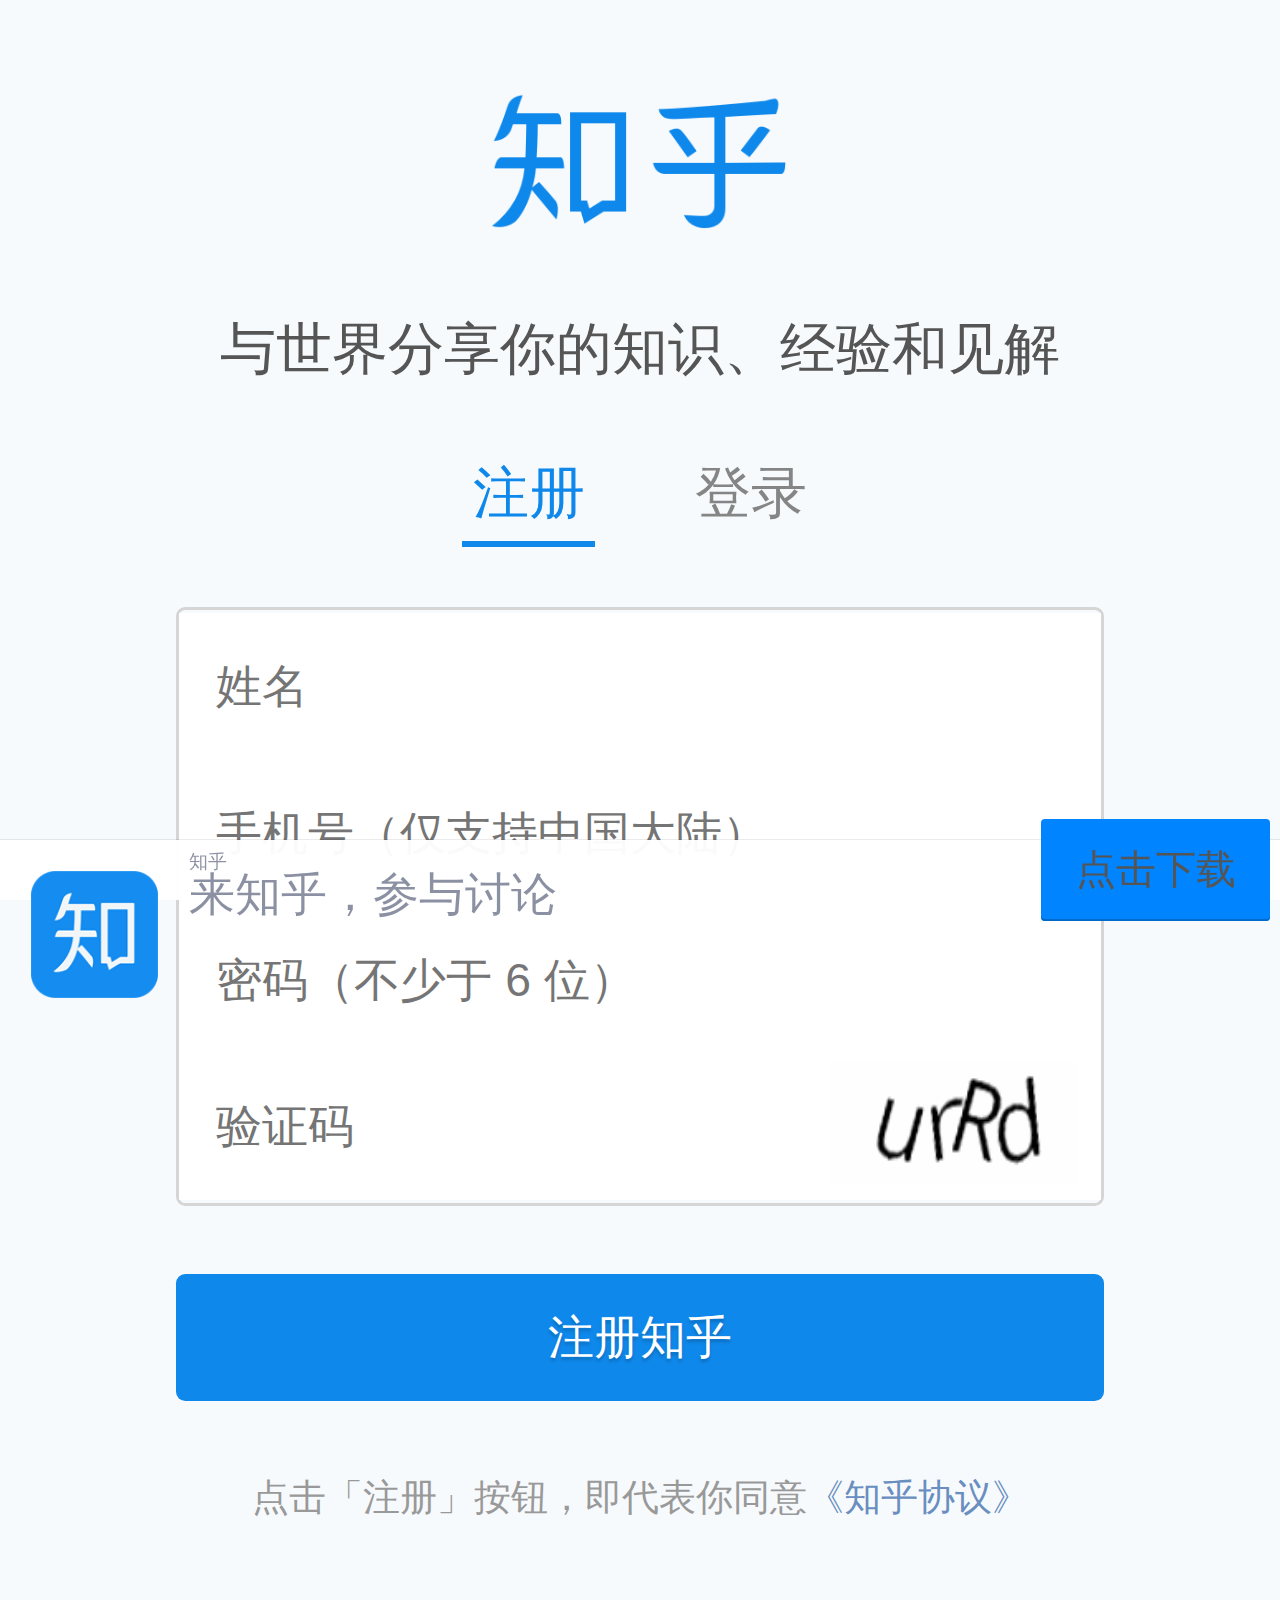
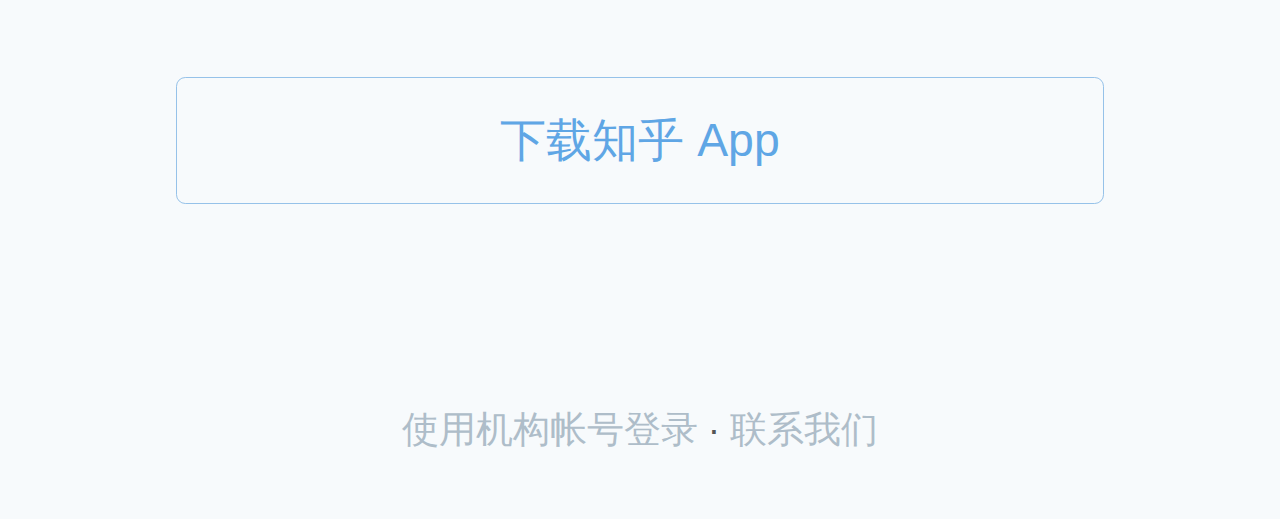
<file: src/index.html>
<!DOCTYPE html>
<html lang="en">
<head>
    <meta charset="UTF-8">
    <title>知乎 - 与世界分享你的知识、经验和见解</title>
    <meta name="viewport"
          content="width=device-width, user-scalable=no, initial-scale=1.0, maximum-scale=1.0, minimum-scale=1.0">
    <link rel="stylesheet" href="css/index.css">
</head>
<body>

<div class="index-main">
    <div class="index-main-body">
        <div class="index-header">
            <h1 class="logo hide-text">知乎</h1>
            <h2 class="subtitle">与世界分享你的知识、经验和见解</h2>
        </div>
        <div class="sign-flow">
            <div class="index-tab-navs">
                <div class="navs-slider" data-active-index="0">
                    <a href="#signup" class="active" id="signUp">注册</a>
                    <a href="#signin" id="signIn">登录</a>
                    <span class="navs-slider-bar"></span>
                </div>
            </div>
            <div class="view view-signin"  style="display: none;"  data-za-module="SignInForm">
                <form method="POST" novalidate="novalidate">
                    <div class="group-inputs">
                        <div class="email input-wrapper">
                            <input type="text" name="account" aria-label="手机号或邮箱" placeholder="手机号或邮箱" required="">
                        </div>
                        <div class="input-wrapper">
                            <input type="password" name="password" aria-label="密码" placeholder="密码" required="">
                        </div>
                        <div class="input-wrapper captcha-module" data-type="en" style="display: block;">
                            <input id="captcha" name="captcha" placeholder="验证码" required="" data-rule-required="true" data-msg-required="请填写验证码">
                            <div class="captcha-container">
                                <img class="js-refreshCaptcha captcha" width="120" height="30" data-tooltip="s$t$看不清楚？换一张" alt="验证码" src="./img/captcha2.gif" style="display: block;">
                            </div>
                        </div>
                    </div>
                    <div class="button-wrapper">
                        <button class="sign-button" type="submit">登录</button>
                    </div>
                    <div class="signin-misc-wrapper clearfix">
                        <label class="remember-me">
                            <input type="checkbox" name="remember_me" checked="" value="true"> 记住我
                        </label>
                        <a class="unable-login" href="#">无法登录?</a>
                    </div>
                    <div class="social-signup-wrapper" data-za-module="SNSSignIn">
                        <span class="name js-toggle-sns-buttons">社交帐号登录</span>
                        <div class="sns-buttons">
                            <a title="微信登录" class="js-bindwechat" href="#"><i class="sprite-index-icon-wechat"></i></a>
                            <a title="微博登录" class="js-bindweibo" href="#"><i class="sprite-index-icon-weibo"></i></a>
                            <a title="QQ 登录" class="js-bindqq" href="#"><i class="sprite-index-icon-qq"></i></a>
                        </div>
                    </div>
                </form>
            </div>
            <div class="view view-signup selected"   data-za-module="SignUpForm">
                <form action="/register/email" id="sign-form-1" autocomplete="off" method="POST" novalidate="novalidate">
                    <div class="group-inputs">
                        <div class="name input-wrapper">
                            <input required="" type="text" name="fullname" aria-label="姓名" placeholder="姓名">
                        </div>
                        <div class="email input-wrapper">
                            <input required="" type="text" class="account" name="phone_num" aria-label="手机号（仅支持中国大陆）" placeholder="手机号（仅支持中国大陆）">
                        </div>
                        <div class="input-wrapper">
                            <input required="" type="password" name="password" aria-label="密码" placeholder="密码（不少于 6 位）" autocomplete="off">
                        </div>
                        <div class="input-wrapper captcha-module" data-type="en" style="display: block;">
                            <input id="captcha" name="captcha" placeholder="验证码" required="" data-rule-required="true" data-msg-required="请填写验证码">
                            <div class="captcha-container">
                                <img class="captcha" data-tooltip="s$t$看不清楚？换一张" alt="验证码" src="./img/captcha1.gif" style="display: block;">
                            </div>
                        </div>
                    </div>
                    <div class="button-wrapper">
                        <button class="sign-button submit" type="submit">注册知乎</button>
                    </div>
                </form>
                <p class="agreement-tip">点击「注册」按钮，即代表你同意<a href="/terms" target="_blank">《知乎协议》</a></p>
            </div>
            <div class="QRCode">
                <button class="QRCode-toggleButton">
                    <span class="sprite-global-icon-qrcode"></span>
                    <span class="QRCode-toggleButtonText ">下载知乎 App</span>
                </button>
                <div class="QRCode-card">
                    <div class="QRCode-image"></div>
                </div>
            </div>
        </div>
    </div>
</div>
<div class="footer">
    <a href="#" class="footer-mobile-show">使用机构帐号登录</a>
    <span class="dot footer-mobile-show">·</span>
    <a href="#" class="footer-mobile-show">联系我们</a>
</div>
<div class="AppPromotionBar">
    <div class="AppPromotionBar-icon"></div>
    <p class="AppPromotionBar-title">知乎</p>
    <p class="AppPromotionBar-describe">来知乎，参与讨论</p>
    <a class="AppPromotionBar-downloadButton" href="#">点击下载</a>
</div>
<script src="js/utils.js"></script>
<script src="js/singleClick.js"></script>
<script src="js/index.js"></script>
</body>
</html>
</file>
<file: src/css/index.css>
/*Common*/
body, ul, ol, li, p, h1, h2, h3, h4, h5 {
    margin: 0;
    padding: 0
}
button, input, select, textarea {
    margin: 0;
    font-family: inherit;
    font-size: 100%
}
img {
    border: 0
}
a {
    text-decoration: none
}
a:hover {
    text-decoration: underline
}
a:link,a:visited {
    color: #555;
    text-decoration: none;
}
h2 {
    display: block;
    font-size: 1.5em;
    -webkit-margin-before: 0.83em;
    -webkit-margin-after: 0.83em;
    -webkit-margin-start: 0px;
    -webkit-margin-end: 0px;
    font-weight: bold;
}
html{
    font-size: 100px;
}
body {
    color: #555;
    font-size: .15rem;
    line-height: 1.7;
    font-family: 'Helvetica Neue',Helvetica,'PingFang SC','Hiragino Sans GB','Microsoft YaHei',Arial,sans-serif;
    background: #f7fafc;
    -webkit-font-smoothing: subpixel-antialiased;
}
form {
    display: block;
    margin-top: 0;
}
button, input, select, textarea {
    margin: 0;
    font-family: inherit;
    font-size: 100%;
}
.clearfix:before, .clearfix:after {
    display: table;
    content: "";
}
.clearfix:after {
    clear: both;
}
/*body*/
.index-main-body {
    margin: auto;
    padding: .3rem 0 1.02rem;
    width: 3rem;
}


/*header*/
.index-header {
    text-align: center;
}

.index-header .logo {
    margin: 0 auto;
    width: .96rem;
    height: .44rem;
    background: url(../img/logo@2x.png) no-repeat;
    background-size: contain;
}

.hide-text {
    font: 0/0 a;
    color: transparent;
    text-shadow: none;
    background-color: transparent;
    border: 0;
}

.index-header .subtitle {
    margin: .3rem 0 .2rem;
    font-weight: 400;
    font-size: .18rem;
    line-height: 1;
}

/*tab*/
.sign-flow {
    text-align: center;
}

.index-tab-navs {
    margin-bottom: .1rem;
    font-size: .18rem;
    text-align: center;
}


.index-tab-navs {
    margin-bottom: .1rem;
    font-size: .18rem;
    text-align: center;
}

.index-tab-navs .navs-slider {
    position: relative;
    display: inline-block;
}

.index-tab-navs a {
    float: left;
    width: 4em;
    line-height: .35rem;
    opacity: .7;
    -ms-filter: "alpha(Opacity=70)";
    -webkit-transition: opacity .15s,color .15s;
    transition: opacity .15s,color .15s;
}

.index-tab-navs a.active {
    opacity: 1;
    -ms-filter: "alpha(Opacity=100)";
    color: #0f88eb;
}

.index-tab-navs a {
    float: left;
    width: 4em;
    line-height: .35rem;
    opacity: .7;
    -ms-filter: "alpha(Opacity=70)";
    -webkit-transition: opacity .15s,color .15s;
    transition: opacity .15s,color .15s;
}


.index-tab-navs .navs-slider .navs-slider-bar {
    position: absolute;
    left: 0;
    bottom: 0;
    margin: 0 .8em;
    width: 2.4em;
    height: .02rem;
    background: #0f88eb;
    -webkit-transition: left .15s ease-in;
    transition: left .15s ease-in;
}

/*signin  and  signup*/

.sign-flow .view {
    float: none;
    margin: auto;
    width: 3rem;
    text-align: left;
}

.sign-flow .view .group-inputs {
    padding: .01rem 0;
    border: .01rem solid #d5d5d5;
    border-radius: .03rem;
}

.sign-flow .view .input-wrapper {
    position: relative;
    margin: 0;
    overflow: hidden;
}

.sign-flow .view .input-wrapper input {
    padding: 1em .8em;
    width: 100%;
    box-sizing: border-box;
}

.sign-flow .view .input-wrapper input, .sign-flow .view .input-wrapper input:focus {
    border: 0;
    border-radius: 0;
    box-shadow: none;
    background: #fff;
}

.sign-flow .view .signin-misc-wrapper .remember-me {
    float: left;
}

.sign-flow .view .signin-misc-wrapper .remember-me input {
    margin-right: .03rem;
}

.sign-flow .view .signin-misc-wrapper .unable-login {
    float: right;
}

.sign-flow .social-signup-wrapper .name {
    vertical-align: middle;
    margin-right: .2rem;
    color: #787878;
    cursor: pointer;
}

.sign-flow .view .agreement-tip {
    margin-top: .21rem;
    font-size: .12rem;
    text-align: center;
    color: #999;
}

.sign-flow .view .agreement-tip a {
    color: #698ebf;
}

.sign-flow .captcha-module .captcha {
    position: absolute;
    top: 50%;
    right: .5em;
    margin-top: -.21rem;
}

.sign-flow .captcha-module .captcha-container img {
    width: .8rem;
    height: .4rem;
}

.sign-flow .sign-button {
    background: #0f88eb;
    box-shadow: none;
    border: 0;
    border-radius: .03rem;
    line-height: .41rem;
    color: #fff;
    display: block;
    padding: 0;
    width: 100%;
    font-size: .15rem;
    text-align: center;
    text-shadow: 0 .01rem .01rem rgba(0,0,0,.2);
    outline: 0;
    cursor: pointer;
    -webkit-tap-highlight-color: rgba(0,0,0,0);
}


.sign-flow .view .button-wrapper, .sign-flow .view .signin-misc-wrapper, .sign-flow .view .social-signup-wrapper {
    margin-top: .22rem;
}

.sign-flow .social-signup-wrapper a {
    margin: 0 .25rem 0 0;
    opacity: .7;
    -ms-filter: "alpha(Opacity=70)";
    -webkit-transition: opacity .15s ease-out;
    transition: opacity .15s ease-out;
}

.sign-flow .social-signup-wrapper a .sprite-index-icon-weibo {
    background: url("../img/sprites@2x.auto.png") no-repeat 0 -44px;
    width: .2rem;
    height: .18rem;
}


/*QCode*/

.sign-flow .QRCode {
    margin-top: .48rem;
    position: relative;
}

.sign-flow .QRCode-toggleButton {
    position: relative;
    display: block;
    padding: 0;
    width: 100%;
    height: .41rem;
    line-height: .39rem;
    color: #5fa6e5;
    background: 0 0;
    border: 1px solid #96c2e9;
    border-radius: .03rem;
    cursor: pointer;
    outline: 0;
}


.sign-flow .QRCode-card {
    display: none;
    position: absolute;
    left: .5rem;
    bottom: 2.8rem;
    width: 3.1rem;
    height: 3.1rem;
    background-color: #fff;
    box-shadow: 0 0 .08rem 0 rgba(0,0,0,.15);
    border-radius: .1rem;
}


.footer {
    font-size: .12rem;
    line-height: .42rem;
    text-align: center;
    margin-top: -.5rem;
}

.footer a {
    color: #aebdc9;
}

.AppPromotionBar {
    position: fixed;
    bottom: 0;
    z-index: 3;
    width: 100%;
    height: 60px;
    -webkit-transition: opacity .2s ease-out;
    transition: opacity .2s ease-out;
    background-color: rgba(255,255,255,.96);
    box-shadow: 0 -1px 0 0 rgba(0,0,0,.08);

}
.AppPromotionBar-icon {
    float: left;
    margin: .1rem .1rem 0;
    width: .41rem;
    height: .41rem;
    background-image: url(../img/icon@3x.png);
    background-size: .41rem;
}

.AppPromotionBar-title, .AppPromotionBar-describe {
    margin-right: .84rem;
    line-height: 1;
    color: rgba(12,26,62,.48);
}

.AppPromotionBar-title {
    margin-top: 12px;
    margin-bottom: 0;
    font-size: 19px;
}

.AppPromotionBar-downloadButton {
    position: absolute;
    top: 0;
    right: 10px;
    bottom: 0;
    width: .74rem;
    height: .23rem;
    padding-top: .1rem;
    margin: auto;
    font-size: .13rem;
    line-height: 1;
    text-align: center;
    color: #fff;
    background-color: #0084ff;
    border-radius: 4px;
    box-shadow: inset 0 -2px #006acc;
}
.AppPromotionBar-downloadButton:visited{
    color: #fff;
}
</file>
